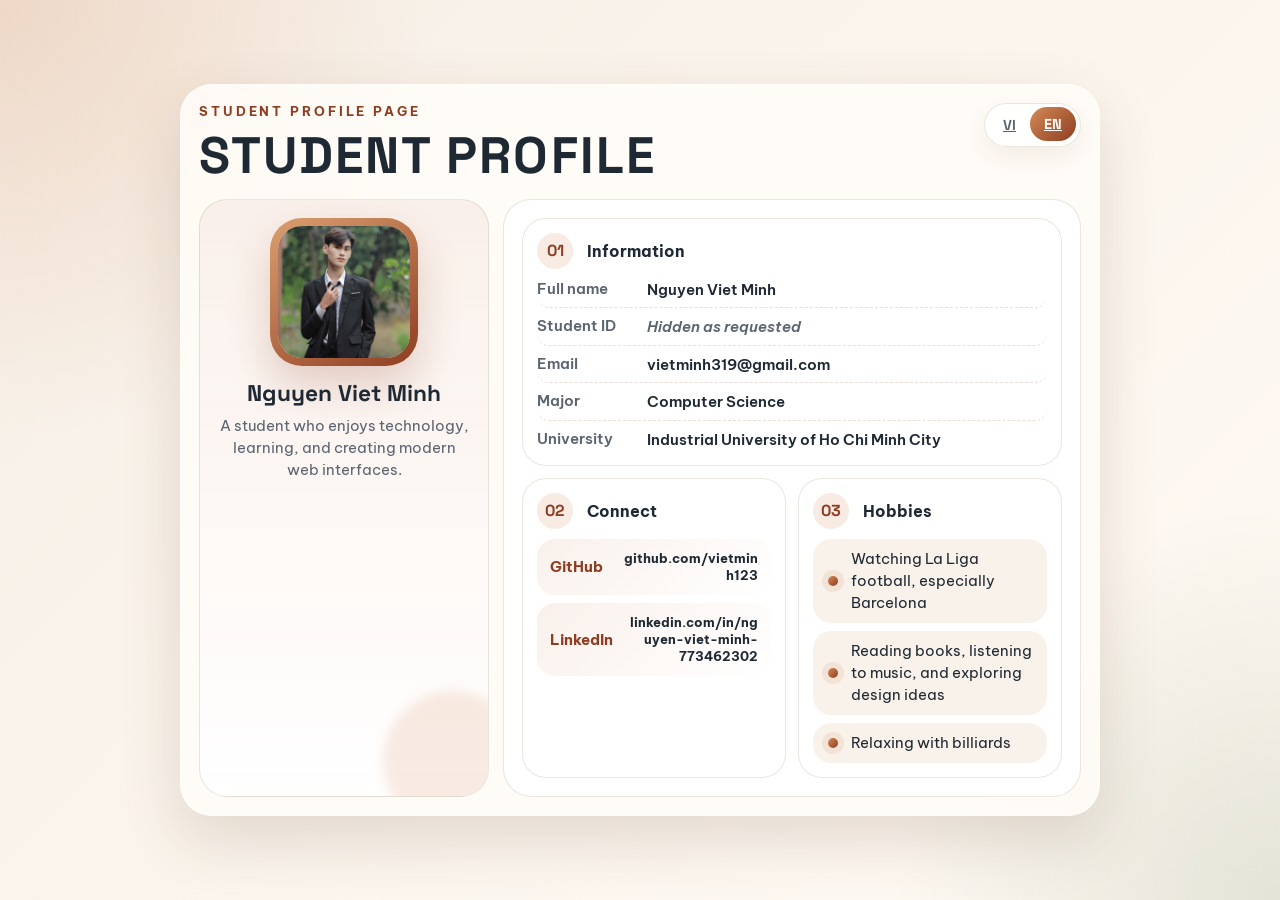
<file: index.html>
<!DOCTYPE html>
<html lang="en">

<head>
    <meta charset="UTF-8">
    <meta name="viewport" content="width=device-width, initial-scale=1.0">
    <title>Student Profile</title>
    <link rel="preconnect" href="https://fonts.googleapis.com">
    <link rel="preconnect" href="https://fonts.gstatic.com" crossorigin>
    <link href="https://fonts.googleapis.com/css2?family=Be+Vietnam+Pro:wght@400;500;600;700;800&family=Space+Grotesk:wght@500;700&display=swap" rel="stylesheet">
    <link rel="stylesheet" href="css/style.css">
</head>

<body>
    <main class="page">
        <section class="profile-shell" aria-label="Student profile">
            <div class="topbar">
                <div>
                    <p class="eyebrow">Student Profile Page</p>
                    <h1 class="hero-title">STUDENT PROFILE</h1>
                </div>

                <div class="lang-switch" aria-label="Language versions">
                    <a class="lang-btn" href="index-vi.html">VI</a>
                    <a class="lang-btn active" href="index.html" aria-current="page">EN</a>
                </div>
            </div>

            <div class="profile-card">
                <div class="media-panel">
                    <div class="avatar-wrap">
                        <img id="avatar" src="./images/image.png" alt="Portrait of Nguyen Viet Minh">
                    </div>
                    <div class="identity">
                        <h2 id="full-name">Nguyen Viet Minh</h2>
                        <p class="tagline">A student who enjoys technology, learning, and creating modern web interfaces.</p>
                    </div>
                    <div id="student-id" aria-hidden="true">23724081</div>
                </div>

                <div class="content-panel">
                    <section class="info-block">
                        <div class="section-heading">
                            <span class="section-index">01</span>
                            <h3>Information</h3>
                        </div>

                        <div class="info-grid">
                            <div class="info-row">
                                <span class="info-label">Full name</span>
                                <span class="info-value">Nguyen Viet Minh</span>
                            </div>
                            <div class="info-row">
                                <span class="info-label">Student ID</span>
                                <span class="info-value hidden-student-id">Hidden as requested</span>
                            </div>
                            <div class="info-row">
                                <span class="info-label">Email</span>
                                <span class="info-value" id="email">vietminh319@gmail.com</span>
                            </div>
                            <div class="info-row">
                                <span class="info-label">Major</span>
                                <span class="info-value">Computer Science</span>
                            </div>
                            <div class="info-row">
                                <span class="info-label">University</span>
                                <span class="info-value">Industrial University of Ho Chi Minh City</span>
                            </div>
                        </div>
                    </section>

                    <section class="link-block">
                        <div class="section-heading">
                            <span class="section-index">02</span>
                            <h3>Connect</h3>
                        </div>

                        <div class="link-list">
                            <a id="github-link" href="https://github.com/vietminh123" target="_blank" rel="noopener">
                                <span>GitHub</span>
                                <strong>github.com/vietminh123</strong>
                            </a>
                            <a id="linkedin-link" href="https://www.linkedin.com/in/nguyen-viet-minh-773462302/" target="_blank" rel="noopener">
                                <span>LinkedIn</span>
                                <strong>linkedin.com/in/nguyen-viet-minh-773462302</strong>
                            </a>
                        </div>
                    </section>

                    <section class="hobby-block">
                        <div class="section-heading">
                            <span class="section-index">03</span>
                            <h3>Hobbies</h3>
                        </div>

                        <ul id="hobbies">
                            <li>Watching La Liga football, especially Barcelona</li>
                            <li>Reading books, listening to music, and exploring design ideas</li>
                            <li>Relaxing with billiards</li>
                        </ul>
                    </section>
                </div>
            </div>
        </section>
    </main>
</body>

</html>
</file>
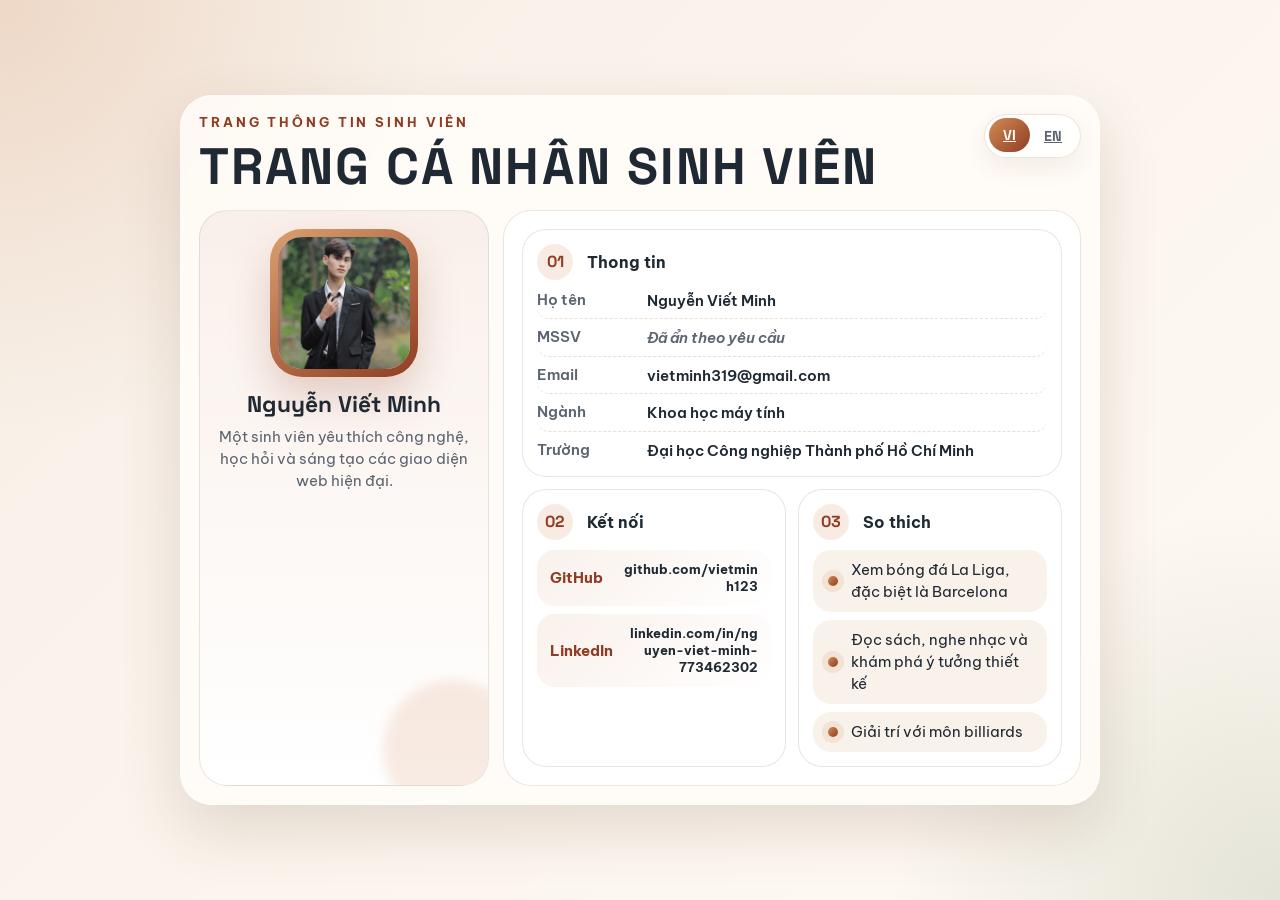
<file: index-vi.html>
<!DOCTYPE html>
<html lang="vi">

<head>
    <meta charset="UTF-8">
    <meta name="viewport" content="width=device-width, initial-scale=1.0">
    <title>Trang Ca Nhan Sinh Vien</title>
    <link rel="preconnect" href="https://fonts.googleapis.com">
    <link rel="preconnect" href="https://fonts.gstatic.com" crossorigin>
    <link href="https://fonts.googleapis.com/css2?family=Be+Vietnam+Pro:wght@400;500;600;700;800&family=Space+Grotesk:wght@500;700&display=swap" rel="stylesheet">
    <link rel="stylesheet" href="css/style.css">
</head>

<body>
    <main class="page">
        <section class="profile-shell" aria-label="Trang ca nhan sinh vien">
            <div class="topbar">
                <div>
                    <p class="eyebrow">Trang thông tin sinh viên</p>
                    <h1 class="hero-title">TRANG CÁ NHÂN SINH VIÊN</h1>
                </div>

                <div class="lang-switch" aria-label="Phien ban ngon ngu">
                    <a class="lang-btn active" href="index-vi.html" aria-current="page">VI</a>
                    <a class="lang-btn" href="index.html">EN</a>
                </div>
            </div>

            <div class="profile-card">
                <div class="media-panel">
                    <div class="avatar-wrap">
                        <img id="avatar" src="./images/image.png" alt="Anh dai dien cua Nguyen Viet Minh">
                    </div>
                    <div class="identity">
                        <h2 id="full-name">Nguyễn Viết Minh</h2>
                        <p class="tagline">Một sinh viên yêu thích công nghệ, học hỏi và sáng tạo các giao diện web hiện đại.</p>
                    </div>
                    <div id="student-id" aria-hidden="true">23724081</div>
                </div>

                <div class="content-panel">
                    <section class="info-block">
                        <div class="section-heading">
                            <span class="section-index">01</span>
                            <h3>Thong tin</h3>
                        </div>

                        <div class="info-grid">
                            <div class="info-row">
                                <span class="info-label">Họ tên</span>
                                <span class="info-value">Nguyễn Viết Minh</span>
                            </div>
                            <div class="info-row">
                                <span class="info-label">MSSV</span>
                                <span class="info-value hidden-student-id">Đã ẩn theo yêu cầu</span>
                            </div>
                            <div class="info-row">
                                <span class="info-label">Email</span>
                                <span class="info-value" id="email">vietminh319@gmail.com</span>
                            </div>
                            <div class="info-row">
                                <span class="info-label">Ngành</span>
                                <span class="info-value">Khoa học máy tính</span>
                            </div>
                            <div class="info-row">
                                <span class="info-label">Trường</span>
                                <span class="info-value">Đại học Công nghiệp Thành phố Hồ Chí Minh</span>
                            </div>
                        </div>
                    </section>

                    <section class="link-block">
                        <div class="section-heading">
                            <span class="section-index">02</span>
                            <h3>Kết nối</h3>
                        </div>

                        <div class="link-list">
                            <a id="github-link" href="https://github.com/vietminh123" target="_blank" rel="noopener">
                                <span>GitHub</span>
                                <strong>github.com/vietminh123</strong>
                            </a>
                            <a id="linkedin-link" href="https://www.linkedin.com/in/nguyen-viet-minh-773462302/" target="_blank" rel="noopener">
                                <span>LinkedIn</span>
                                <strong>linkedin.com/in/nguyen-viet-minh-773462302</strong>
                            </a>
                        </div>
                    </section>

                    <section class="hobby-block">
                        <div class="section-heading">
                            <span class="section-index">03</span>
                            <h3>So thich</h3>
                        </div>

                        <ul id="hobbies">
                            <li>Xem bóng đá La Liga, đặc biệt là Barcelona</li>
                            <li>Đọc sách, nghe nhạc và khám phá ý tưởng thiết kế</li>
                            <li>Giải trí với môn billiards</li>
                        </ul>
                    </section>
                </div>
            </div>
        </section>
    </main>
</body>


</html>
</file>
<file: css/style.css>
:root {
    --bg-1: #f6efe6;
    --bg-2: #fffaf4;
    --paper: rgba(255, 252, 247, 0.88);
    --card: rgba(255, 255, 255, 0.9);
    --text: #1f2933;
    --muted: #5b6470;
    --line: rgba(142, 119, 86, 0.18);
    --accent: #c96f3b;
    --accent-dark: #8f3d22;
    --shadow: 0 24px 60px rgba(97, 63, 35, 0.16);
}

* {
    box-sizing: border-box;
    margin: 0;
    padding: 0;
}

body {
    min-height: 100vh;
    font-family: "Be Vietnam Pro", sans-serif;
    color: var(--text);
    background: radial-gradient(circle at top left, rgba(201, 111, 59, 0.18), transparent 28%), radial-gradient(circle at bottom right, rgba(133, 148, 114, 0.22), transparent 25%), linear-gradient(135deg, var(--bg-1), var(--bg-2));
}

body::before {
    content: "";
    position: fixed;
    inset: 0;
    background-image: linear-gradient(rgba(255, 255, 255, 0.12) 1px, transparent 1px), linear-gradient(90deg, rgba(255, 255, 255, 0.12) 1px, transparent 1px);
    background-size: 36px 36px;
    pointer-events: none;
    opacity: 0.35;
}

.page {
    min-height: 100vh;
    display: grid;
    place-items: center;
    padding: 28px 16px;
}

.profile-shell {
    width: min(920px, 100%);
    padding: 18px;
    border: 1px solid rgba(255, 255, 255, 0.65);
    border-radius: 32px;
    background: var(--paper);
    backdrop-filter: blur(16px);
    box-shadow: var(--shadow);
    animation: rise-up 0.8s ease both;
    transition: transform 0.35s ease, box-shadow 0.35s ease;
}

.profile-shell:hover {
    transform: translateY(-4px);
    box-shadow: 0 30px 70px rgba(97, 63, 35, 0.2);
}

.profile-shell.is-switching .eyebrow,
.profile-shell.is-switching .hero-title,
.profile-shell.is-switching .tagline,
.profile-shell.is-switching .section-heading h3,
.profile-shell.is-switching .info-label,
.profile-shell.is-switching .info-value,
.profile-shell.is-switching #hobbies li {
    animation: text-switch 0.32s ease;
}

.topbar {
    display: flex;
    align-items: flex-start;
    justify-content: space-between;
    gap: 16px;
}

.eyebrow {
    margin-bottom: 10px;
    color: var(--accent-dark);
    font-size: 0.82rem;
    font-weight: 700;
    letter-spacing: 0.22em;
    text-transform: uppercase;
}

.hero-title {
    font-family: "Space Grotesk", sans-serif;
    font-size: clamp(2rem, 4vw, 3.6rem);
    line-height: 1.05;
    letter-spacing: 0.04em;
}

.lang-switch {
    display: inline-flex;
    padding: 4px;
    border: 1px solid var(--line);
    border-radius: 999px;
    background: rgba(255, 255, 255, 0.75);
    box-shadow: 0 10px 24px rgba(97, 63, 35, 0.08);
    animation: fade-slide 0.8s ease both;
}

.lang-btn {
    border: 0;
    background: transparent;
    color: var(--muted);
    padding: 8px 14px;
    border-radius: 999px;
    font-family: "Space Grotesk", sans-serif;
    font-size: 0.9rem;
    font-weight: 700;
    cursor: pointer;
    transition: background 0.25s ease, color 0.25s ease, transform 0.25s ease;
}

.lang-btn:hover {
    color: var(--accent-dark);
    transform: translateY(-1px);
}

.lang-btn.active {
    background: linear-gradient(135deg, #d38b55, #8f3d22);
    color: #fff;
    transform: translateY(-1px);
}

.hero-text {
    max-width: 720px;
    margin-top: 10px;
    color: var(--muted);
    line-height: 1.58;
    font-size: 0.95rem;
}

.profile-card {
    display: grid;
    grid-template-columns: minmax(240px, 290px) 1fr;
    gap: 14px;
    margin-top: 16px;
}

.media-panel,
.content-panel {
    border: 1px solid var(--line);
    border-radius: 28px;
    background: var(--card);
    overflow: hidden;
}

.media-panel {
    position: relative;
    padding: 18px;
    background: linear-gradient(180deg, rgba(201, 111, 59, 0.1), rgba(255, 255, 255, 0.94)), var(--card);
}

.media-panel::after {
    content: "";
    position: absolute;
    inset: auto -35px -35px auto;
    width: 140px;
    height: 140px;
    border-radius: 50%;
    background: rgba(201, 111, 59, 0.14);
    filter: blur(6px);
}

.avatar-wrap {
    position: relative;
    width: min(100%, 148px);
    aspect-ratio: 1;
    margin: 0 auto 14px;
    padding: 8px;
    border-radius: 32px;
    background: linear-gradient(145deg, #dba06f, #8f3d22);
    box-shadow: 0 20px 40px rgba(143, 61, 34, 0.22);
    animation: avatar-float 4.8s ease-in-out infinite;
}

.avatar-wrap img {
    display: block;
    width: 100%;
    height: 100%;
    border-radius: 24px;
    object-fit: cover;
    object-position: center;
    background: #e9dfd1;
}

.identity {
    text-align: center;
    position: relative;
    z-index: 1;
}

.identity h2 {
    font-family: "Space Grotesk", sans-serif;
    font-size: 1.42rem;
    line-height: 1.2;
}

.tagline {
    margin-top: 8px;
    color: var(--muted);
    line-height: 1.5;
    font-size: 0.92rem;
}

#student-id {
    display: none;
}

.content-panel {
    padding: 18px;
    display: grid;
    grid-template-columns: repeat(2, minmax(0, 1fr));
    gap: 12px;
}

.info-block,
.link-block,
.hobby-block {
    padding: 14px;
    border: 1px solid var(--line);
    border-radius: 24px;
    background: rgba(255, 255, 255, 0.88);
    animation: fade-slide 0.8s ease both;
    transition: transform 0.25s ease, box-shadow 0.25s ease, border-color 0.25s ease;
}

.info-block:hover,
.link-block:hover,
.hobby-block:hover {
    transform: translateY(-3px);
    border-color: rgba(143, 61, 34, 0.28);
    box-shadow: 0 16px 30px rgba(97, 63, 35, 0.08);
}

.info-block {
    grid-column: 1 / -1;
}

.link-block {
    animation-delay: 0.08s;
}

.hobby-block {
    animation-delay: 0.16s;
}

.section-heading {
    display: flex;
    align-items: center;
    gap: 14px;
    margin-bottom: 10px;
}

.section-index {
    display: inline-flex;
    align-items: center;
    justify-content: center;
    width: 36px;
    height: 36px;
    border-radius: 50%;
    background: rgba(201, 111, 59, 0.14);
    color: var(--accent-dark);
    font-family: "Space Grotesk", sans-serif;
    font-weight: 700;
}

.section-heading h3 {
    font-size: 1rem;
}

.info-grid {
    display: grid;
    gap: 8px;
}

.info-row {
    display: grid;
    grid-template-columns: 100px 1fr;
    gap: 10px;
    padding-bottom: 7px;
    border-bottom: 1px dashed rgba(143, 61, 34, 0.18);
    transition: transform 0.22s ease, background 0.22s ease, padding-left 0.22s ease;
    border-radius: 12px;
}

.info-row:last-child {
    border-bottom: 0;
    padding-bottom: 0;
}

.info-row:hover {
    transform: translateX(4px);
    padding-left: 6px;
    background: rgba(201, 111, 59, 0.06);
}

.info-label {
    color: var(--muted);
    font-weight: 600;
    font-size: 0.93rem;
}

.info-value {
    font-weight: 600;
    line-height: 1.45;
    font-size: 0.93rem;
}

.hidden-student-id {
    color: var(--muted);
    font-style: italic;
}

.link-list {
    display: grid;
    gap: 8px;
}

.link-list a {
    display: flex;
    align-items: center;
    justify-content: space-between;
    gap: 16px;
    padding: 11px 13px;
    border-radius: 18px;
    background: linear-gradient(135deg, rgba(201, 111, 59, 0.1), rgba(255, 255, 255, 0.96));
    color: var(--text);
    text-decoration: none;
    transition: transform 0.25s ease, box-shadow 0.25s ease;
}

.link-list a span {
    color: var(--accent-dark);
    font-weight: 700;
    font-size: 0.92rem;
}

.link-list a strong {
    text-align: right;
    font-size: 0.84rem;
    word-break: break-word;
}

.link-list a:hover {
    transform: translateY(-3px);
    box-shadow: 0 16px 28px rgba(143, 61, 34, 0.12);
}

#hobbies {
    display: grid;
    gap: 8px;
    list-style: none;
}

#hobbies li {
    position: relative;
    padding: 9px 12px 9px 38px;
    border-radius: 18px;
    background: rgba(246, 239, 230, 0.78);
    line-height: 1.5;
    font-size: 0.92rem;
    transition: transform 0.22s ease, background 0.22s ease, box-shadow 0.22s ease;
}

#hobbies li:hover {
    transform: translateX(4px);
    background: rgba(236, 219, 199, 0.96);
    box-shadow: 0 10px 20px rgba(97, 63, 35, 0.08);
}

#hobbies li::before {
    content: "";
    position: absolute;
    top: 50%;
    left: 15px;
    width: 10px;
    height: 10px;
    border-radius: 50%;
    background: linear-gradient(135deg, #d38b55, #8f3d22);
    transform: translateY(-50%);
    box-shadow: 0 0 0 6px rgba(201, 111, 59, 0.12);
}

@keyframes rise-up {
    from {
        opacity: 0;
        transform: translateY(24px);
    }
    to {
        opacity: 1;
        transform: translateY(0);
    }
}

@keyframes fade-slide {
    from {
        opacity: 0;
        transform: translateY(18px);
    }
    to {
        opacity: 1;
        transform: translateY(0);
    }
}

@keyframes avatar-float {
    0%,
    100% {
        transform: translateY(0);
    }
    50% {
        transform: translateY(-6px);
    }
}

@keyframes text-switch {
    0% {
        opacity: 0.35;
        transform: translateY(6px);
    }
    100% {
        opacity: 1;
        transform: translateY(0);
    }
}

@media (max-width: 900px) {
    .profile-card {
        grid-template-columns: 1fr;
    }
    .media-panel,
    .content-panel {
        padding: 18px;
    }
    .content-panel {
        grid-template-columns: 1fr;
    }
}

@media (max-width: 640px) {
    .page {
        padding: 20px 14px;
    }
    .topbar {
        flex-direction: column;
        align-items: flex-start;
    }
    .profile-shell {
        padding: 18px;
        border-radius: 24px;
    }
    .hero-title {
        font-size: 1.85rem;
    }
    .content-panel,
    .media-panel,
    .info-block,
    .link-block,
    .hobby-block {
        padding: 18px;
        border-radius: 20px;
    }
    .section-heading {
        align-items: flex-start;
    }
    .info-row {
        grid-template-columns: 1fr;
        gap: 6px;
    }
    .link-list a {
        align-items: flex-start;
        flex-direction: column;
    }
    .link-list a strong {
        text-align: left;
    }
}
</file>
